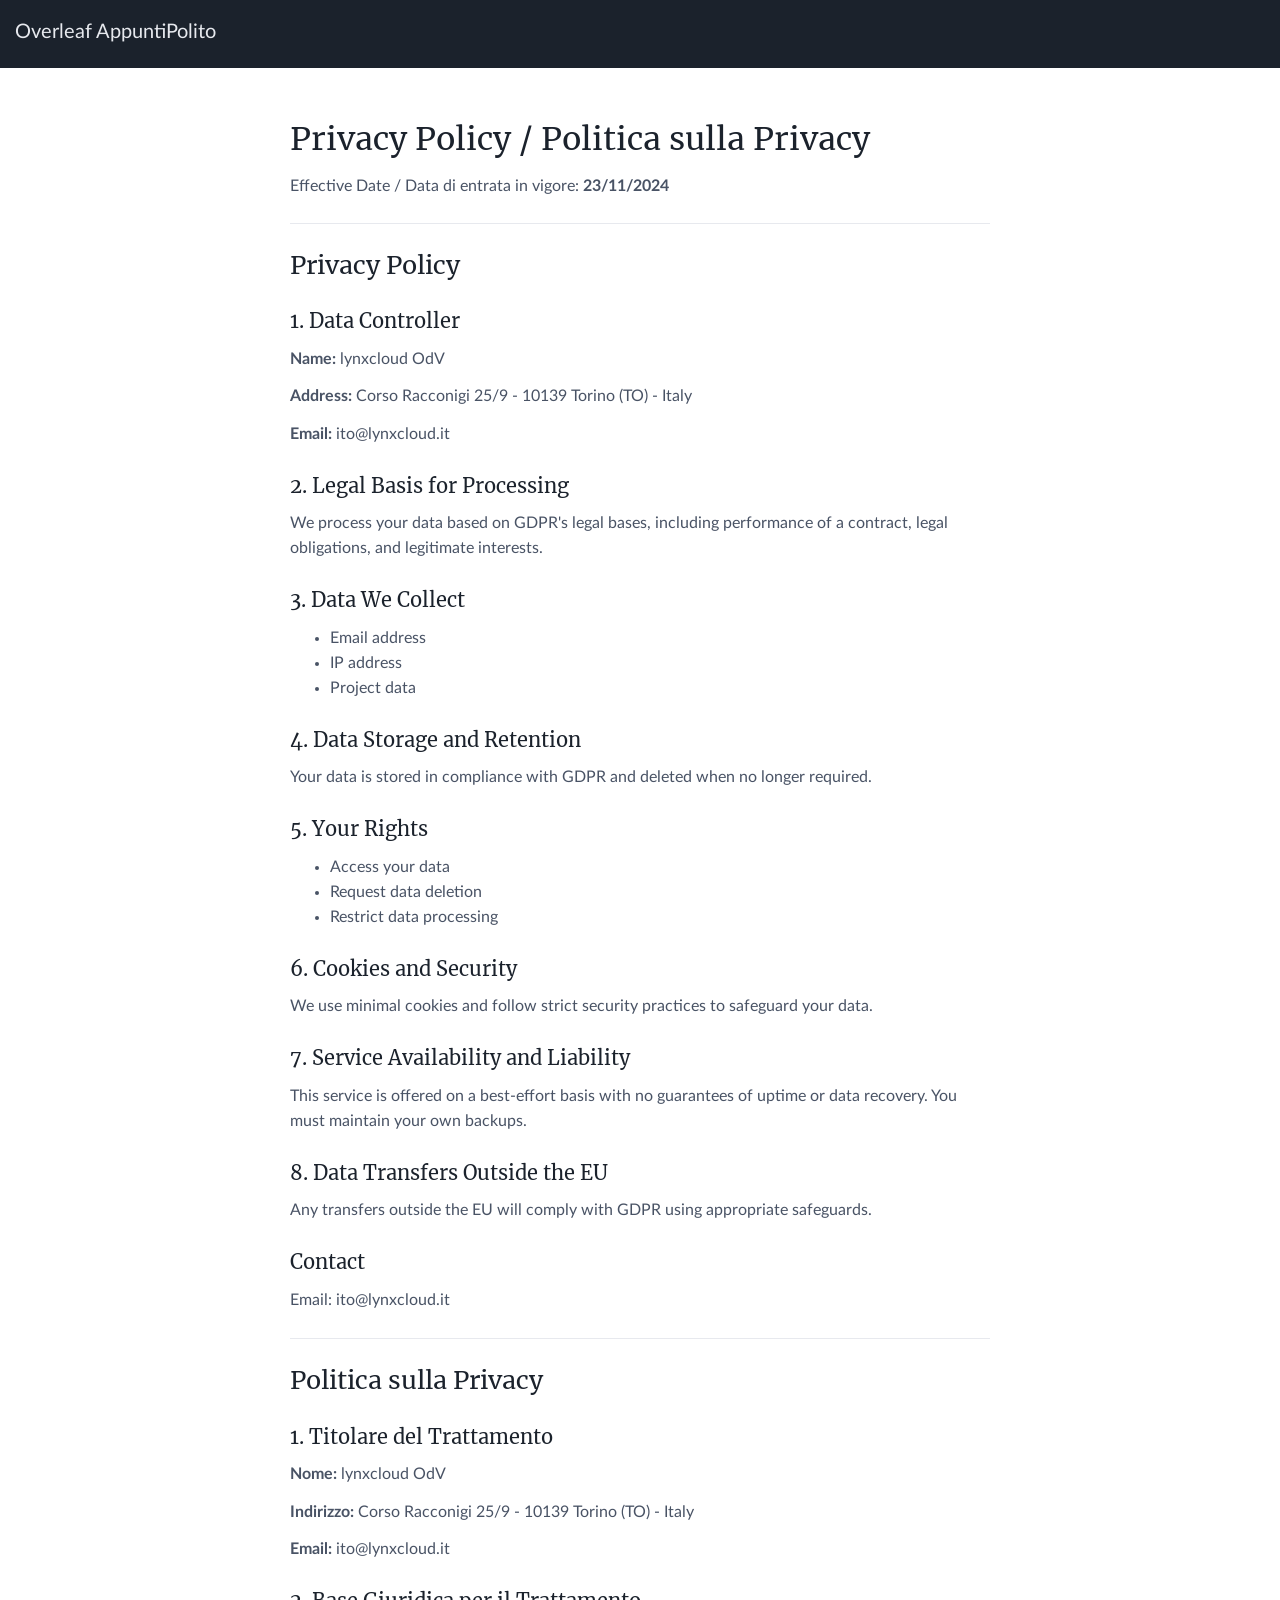
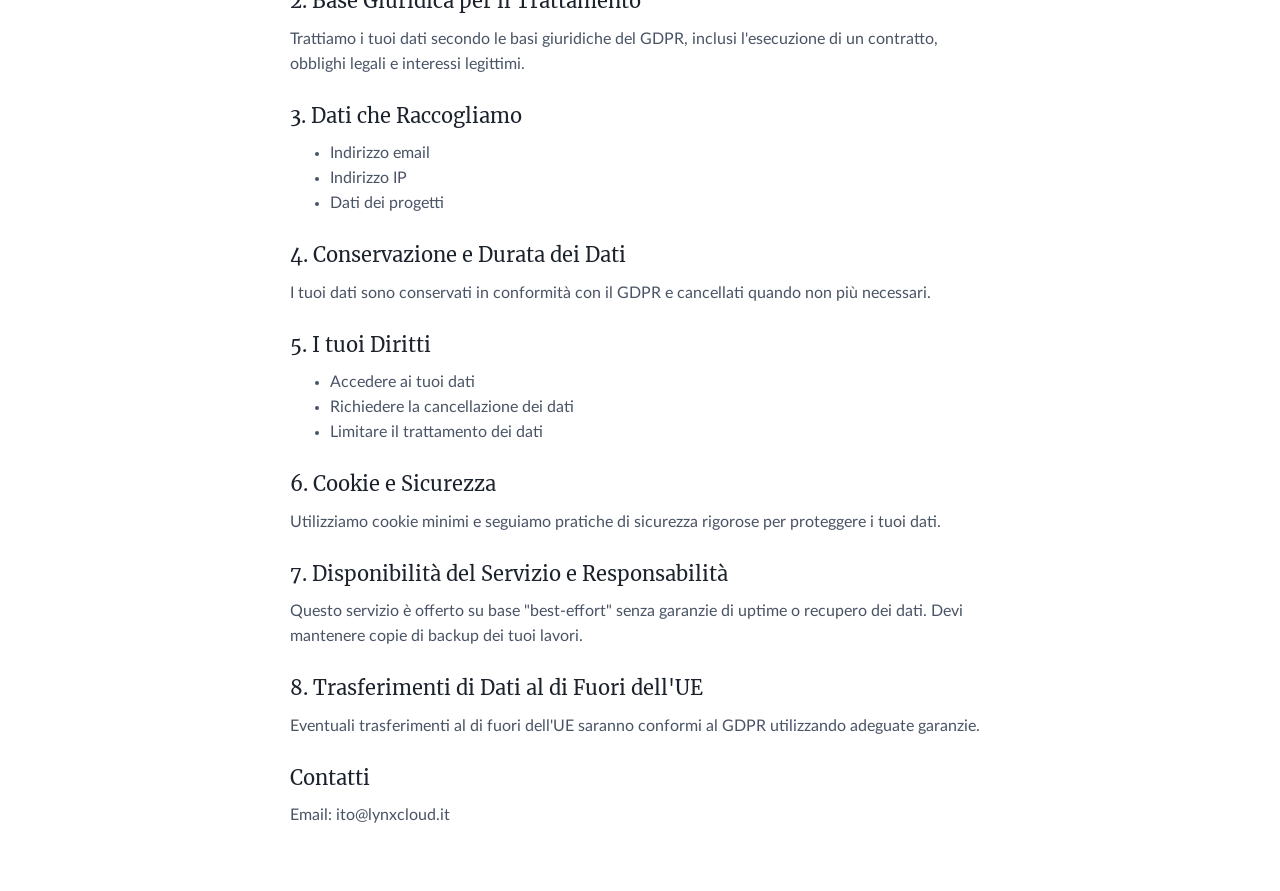
<file: frontend/privacy.html>
<!DOCTYPE html>
<html lang="en">
<head>
    <title>Privacy Policy - AppuntiPolito Overleaf</title>
    <link rel="stylesheet" href="main-style-f17f58e57337cfb154da.css">
</head>
<body>
    <nav class="navbar navbar-default navbar-main">
        <div class="container-fluid">
            <div class="navbar-header">
                <button class="navbar-toggle">
                    <i class="fa fa-bars" aria-hidden="true"></i>
                </button>
                <a class="navbar-title" href="/" aria-label="Overleaf AppuntiPolito">Overleaf AppuntiPolito</a>
            </div>
        </div>
    </nav>

    <main class="content">
        <div class="container">
            <div class="row">
                <div class="col-md-8 col-md-offset-2">
                    <div class="card">
                        <div class="page-header">
                            <h1>Privacy Policy / Politica sulla Privacy</h1>
                            <p>Effective Date / Data di entrata in vigore: <strong>23/11/2024</strong></p>
                        </div>

                        <!-- ENGLISH SECTION -->
                        <div id="english-policy">
                            <h2>Privacy Policy</h2>
                            <h3>1. Data Controller</h3>
                            <p><strong>Name:</strong> lynxcloud OdV</p>
                            <p><strong>Address:</strong> Corso Racconigi 25/9 - 10139 Torino (TO) - Italy</p>
                            <p><strong>Email:</strong> ito@lynxcloud.it</p>

                            <h3>2. Legal Basis for Processing</h3>
                            <p>We process your data based on GDPR's legal bases, including performance of a contract, legal obligations, and legitimate interests.</p>

                            <h3>3. Data We Collect</h3>
                            <ul>
                                <li>Email address</li>
                                <li>IP address</li>
                                <li>Project data</li>
                            </ul>

                            <h3>4. Data Storage and Retention</h3>
                            <p>Your data is stored in compliance with GDPR and deleted when no longer required.</p>

                            <h3>5. Your Rights</h3>
                            <ul>
                                <li>Access your data</li>
                                <li>Request data deletion</li>
                                <li>Restrict data processing</li>
                            </ul>

                            <h3>6. Cookies and Security</h3>
                            <p>We use minimal cookies and follow strict security practices to safeguard your data.</p>

                            <h3>7. Service Availability and Liability</h3>
                            <p>This service is offered on a best-effort basis with no guarantees of uptime or data recovery. You must maintain your own backups.</p>

                            <h3>8. Data Transfers Outside the EU</h3>
                            <p>Any transfers outside the EU will comply with GDPR using appropriate safeguards.</p>

                            <h3>Contact</h3>
                            <p>Email: ito@lynxcloud.it</p>
                        </div>

                        <hr>

                        <!-- ITALIAN SECTION -->
                        <div id="italian-policy">
                            <h2>Politica sulla Privacy</h2>
                            <h3>1. Titolare del Trattamento</h3>
                            <p><strong>Nome:</strong> lynxcloud OdV</p>
                            <p><strong>Indirizzo:</strong> Corso Racconigi 25/9 - 10139 Torino (TO) - Italy</p>
                            <p><strong>Email:</strong> ito@lynxcloud.it</p>

                            <h3>2. Base Giuridica per il Trattamento</h3>
                            <p>Trattiamo i tuoi dati secondo le basi giuridiche del GDPR, inclusi l'esecuzione di un contratto, obblighi legali e interessi legittimi.</p>

                            <h3>3. Dati che Raccogliamo</h3>
                            <ul>
                                <li>Indirizzo email</li>
                                <li>Indirizzo IP</li>
                                <li>Dati dei progetti</li>
                            </ul>

                            <h3>4. Conservazione e Durata dei Dati</h3>
                            <p>I tuoi dati sono conservati in conformità con il GDPR e cancellati quando non più necessari.</p>

                            <h3>5. I tuoi Diritti</h3>
                            <ul>
                                <li>Accedere ai tuoi dati</li>
                                <li>Richiedere la cancellazione dei dati</li>
                                <li>Limitare il trattamento dei dati</li>
                            </ul>

                            <h3>6. Cookie e Sicurezza</h3>
                            <p>Utilizziamo cookie minimi e seguiamo pratiche di sicurezza rigorose per proteggere i tuoi dati.</p>

                            <h3>7. Disponibilità del Servizio e Responsabilità</h3>
                            <p>Questo servizio è offerto su base "best-effort" senza garanzie di uptime o recupero dei dati. Devi mantenere copie di backup dei tuoi lavori.</p>

                            <h3>8. Trasferimenti di Dati al di Fuori dell'UE</h3>
                            <p>Eventuali trasferimenti al di fuori dell'UE saranno conformi al GDPR utilizzando adeguate garanzie.</p>

                            <h3>Contatti</h3>
                            <p>Email: ito@lynxcloud.it</p>
                        </div>
                    </div>
                </div>
            </div>
        </div>
    </main>
</body>
</html>
</file>
